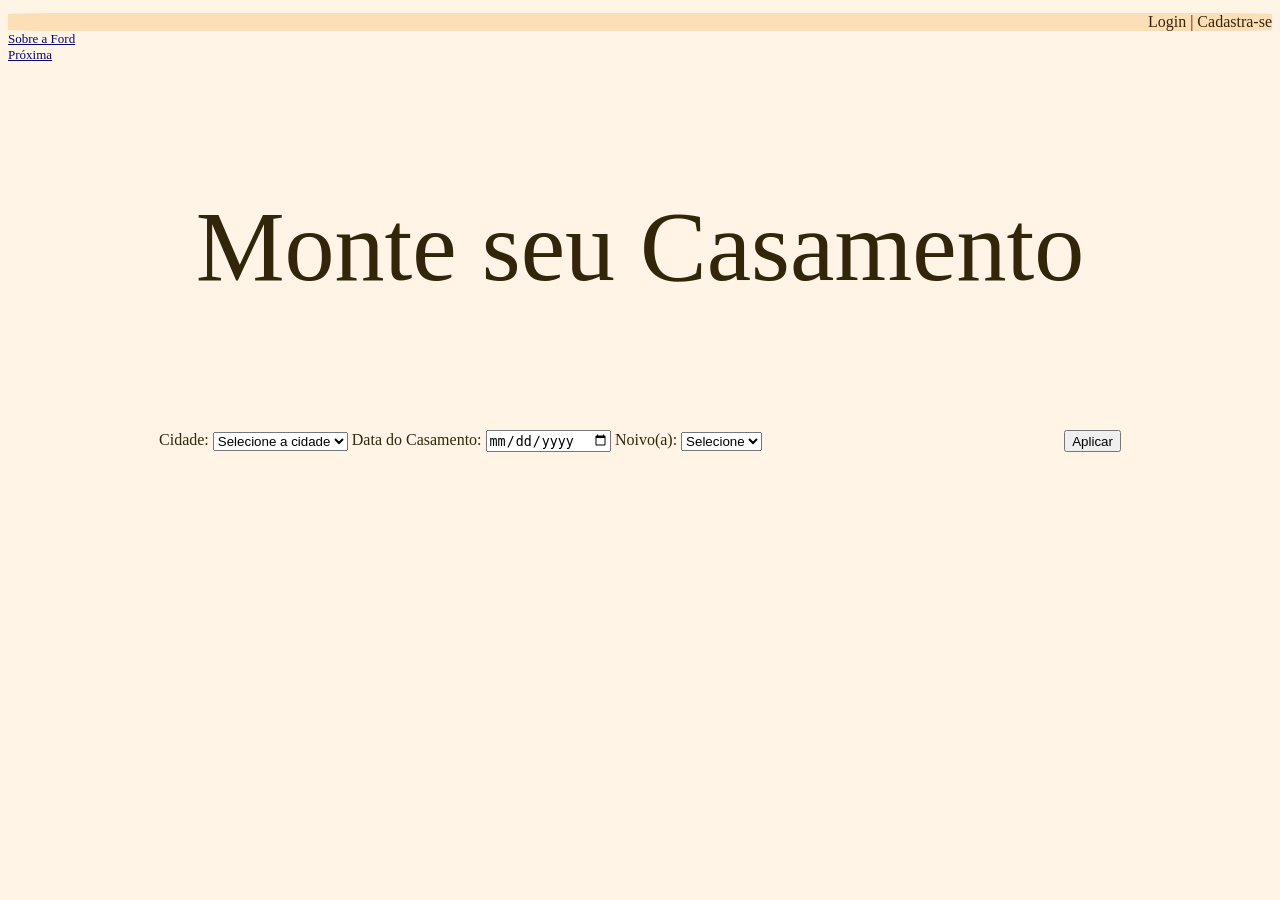
<file: index.html>
<!DOCTYPE html> <!-- primeiro comentário -->
<html lang="pt-br">

<head>
    <meta charset="UTF-8">
    <meta name="viewport" content="width=device-width, initial-scale=1.0">
    <link rel="stylesheet" href="styleHome.css">
    <title>Monte seu Casamento</title>
</head>

<body>
    <header>
        <a class="perfil">Login | Cadastra-se</a>
        <a class="link" href="sobre_ford.html" target="_blank">Sobre a Ford</a>
        <a class="link" href="index2.html" target="_blank">Próxima</a>

        <nav>
            <a id="logo1">Monte seu Casamento</a>
        </nav>

    </header>

    <main class="botoes">
        <section>
            <form action="url" method="POST" id="formCasamento">
                <label for="cidade">Cidade:</label>
                <select name="cidade" id="cidade" required>
                    <option value="">Selecione a cidade</option>
                    <option value="sao_paulo">São Paulo</option>
                    <option value="rio_de_janeiro">Rio de Janeiro</option>
                    <option value="belo_horizonte">Belo Horizonte</option>
                </select>
                <label for="data_casamento">Data do Casamento:</label>
                <input type="date" name="data_casamento" id="data_casamento" required>
                <label for="noivo_noiva">Noivo(a):</label>
                <select name="noivo_noiva" id="noivo_noiva" required>
                    <option value="">Selecione</option>
                    <option value="noivo">Noivo</option>
                    <option value="noiva">Noiva</option>
                </select>
            </form>
        </section>
        <div id="botao"></div>
        <button>Aplicar</button>
        </div>
    </main>
</body>

</html>
</file>
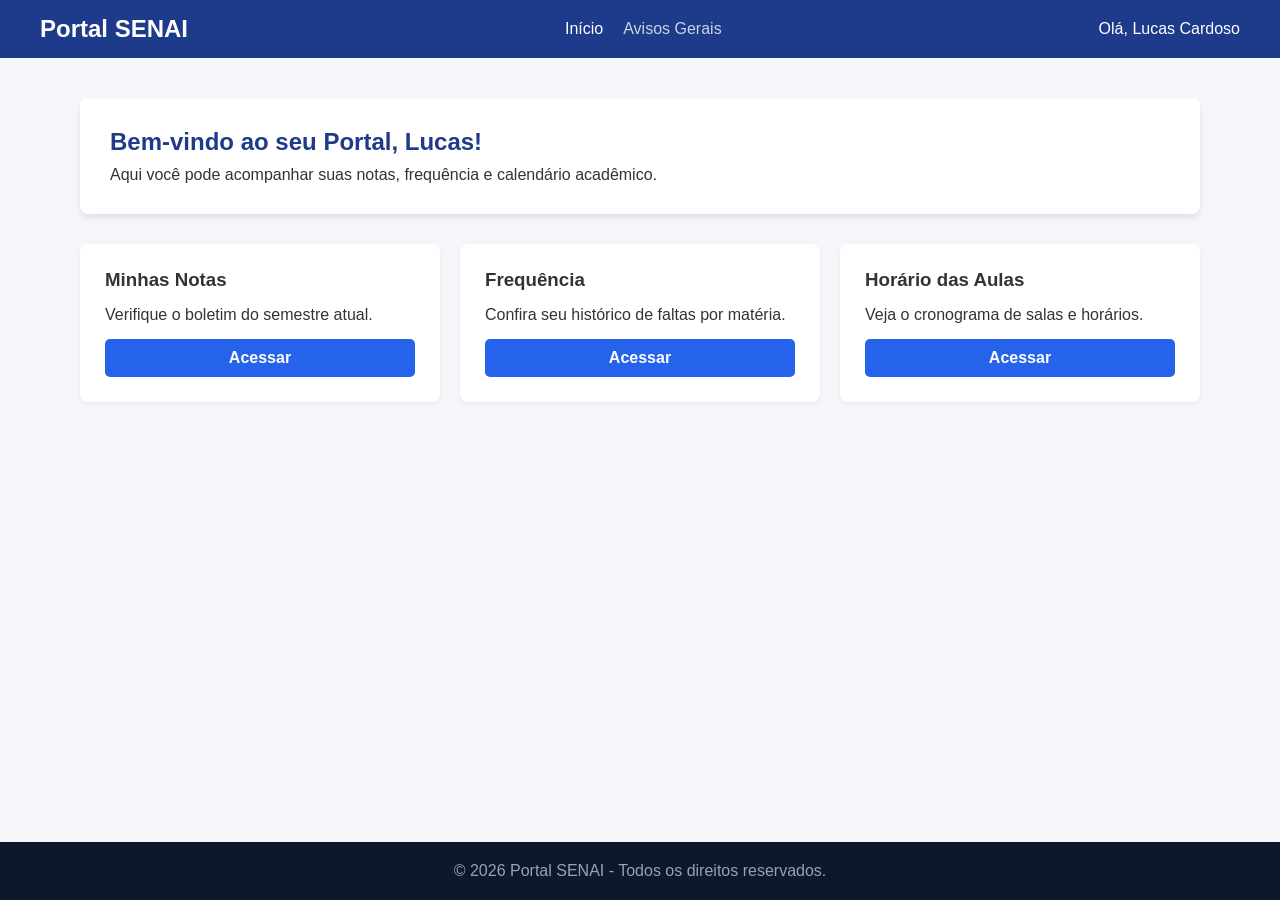
<file: Exemplo_professor/index.html>
<!DOCTYPE html> <!-- Declara o tipo do documento como HTML5 para que o navegador interprete as regras modernas corretamente -->
<html lang="pt-BR"> <!-- Elemento raiz que envolve todo o documento HTML. O atributo lang define o idioma principal como Português do Brasil -->
<head> <!-- Seção do cabeçalho técnico da página (contém metadados, títulos e links externos não visíveis diretamente no corpo) -->
    <meta charset="UTF-8"> <!-- Configura a codificação de caracteres para UTF-8, permitindo acentos e caracteres especiais da língua portuguesa -->
    <meta name="viewport" content="width=device-width, initial-scale=1.0"> <!-- Ajusta a escala da página para garantir responsividade em telas mobile e desktops -->
    <title>Portal do Aluno - Início</title> <!-- Define o título que será exibido na aba do navegador -->
    
    <!-- Vincula o arquivo de estilos compartilhado -->
    <link rel="stylesheet" href="style.css"> <!-- Importa o arquivo de estilos CSS externo (style.css) para aplicar os estilos visuais -->
</head>
<body> <!-- Contém todo o conteúdo visível da página que é exibido para o usuário final -->

    <!-- Topo da página / Cabeçalho -->
    <header class="navbar"> <!-- Elemento semântico de cabeçalho da página, estruturado com a classe CSS navbar -->
        <div class="logo">Portal SENAI</div> <!-- Bloco genérico em nível de bloco utilizado para exibir a marca/logotipo do portal -->
        
        <!-- Menu de Navegação -->
        <nav class="nav-links"> <!-- Elemento semântico de navegação que agrupa os links do menu principal -->
            <a href="index.html" class="active">Início</a> <!-- Link hipertexto para a página inicial; a classe 'active' destaca que esta é a página atual -->
            <a href="avisos.html">Avisos Gerais</a> <!-- Link hipertexto direcionando para a página de avisos gerais -->
        </nav>
        
        <div class="user-profile">Olá, Lucas Cardoso</div> <!-- Bloco informativo para exibir a saudação e o nome do usuário ativo no sistema -->
    </header>

    <!-- Conteúdo Principal -->
    <main class="container"> <!-- Elemento semântico para o conteúdo principal da página; a classe 'container' limita a largura centralizada -->
        
        <!-- Seção do cartão de boas-vindas -->
        <section class="welcome-card"> <!-- Seção semântica que agrupa visualmente o cartão de mensagem de boas-vindas -->
            <h1>Bem-vindo ao seu Portal, Lucas!</h1> <!-- Título principal e de maior relevância hierárquica (Nível 1) na página -->
            <p>Aqui você pode acompanhar suas notas, frequência e calendário acadêmico.</p> <!-- Parágrafo de texto descritivo -->
        </section>

        <!-- Grade de cards de acesso rápido -->
        <div class="dashboard-grid"> <!-- Contêiner em bloco que organiza os cartões em formato de grade flexível -->
            
            <!-- Card individual de atalho: Notas -->
            <div class="card"> <!-- Bloco representando o primeiro cartão de funcionalidade rápida -->
                <h3>Minhas Notas</h3> <!-- Título de nível 3 para identificar a seção do cartão -->
                <p>Verifique o boletim do semestre atual.</p> <!-- Parágrafo informativo da funcionalidade -->
                <a href="#" class="btn">Acessar</a> <!-- Link estilizado via CSS para ter aparência de botão de ação -->
            </div>
            
            <!-- Card individual de atalho: Frequência -->
            <div class="card"> <!-- Bloco representando o segundo cartão de funcionalidade rápida -->
                <h3>Frequência</h3> <!-- Título de nível 3 para o cartão de frequência -->
                <p>Confira seu histórico de faltas por matéria.</p> <!-- Descrição do recurso do cartão -->
                <a href="#" class="btn">Acessar</a> <!-- Botão/Link de atalho para acessar a frequência -->
            </div>
            
            <!-- Card individual de atalho: Horários -->
            <div class="card"> <!-- Bloco representando o terceiro cartão de funcionalidade rápida -->
                <h3>Horário das Aulas</h3> <!-- Título de nível 3 para o cartão de horários -->
                <p>Veja o cronograma de salas e horários.</p> <!-- Descrição do recurso exibido -->
                <a href="#" class="btn">Acessar</a> <!-- Botão/Link de atalho para acessar o cronograma -->
            </div>
            
        </div>
    </main>

    <!-- Rodapé da Página -->
    <footer class="footer"> <!-- Elemento semântico para o rodapé da página estilizado com a classe 'footer' -->
        <p>&copy; 2026 Portal SENAI - Todos os direitos reservados.</p> <!-- Parágrafo exibindo a indicação de direitos autorais e copyright -->
    </footer>

</body>
</html>
</file>
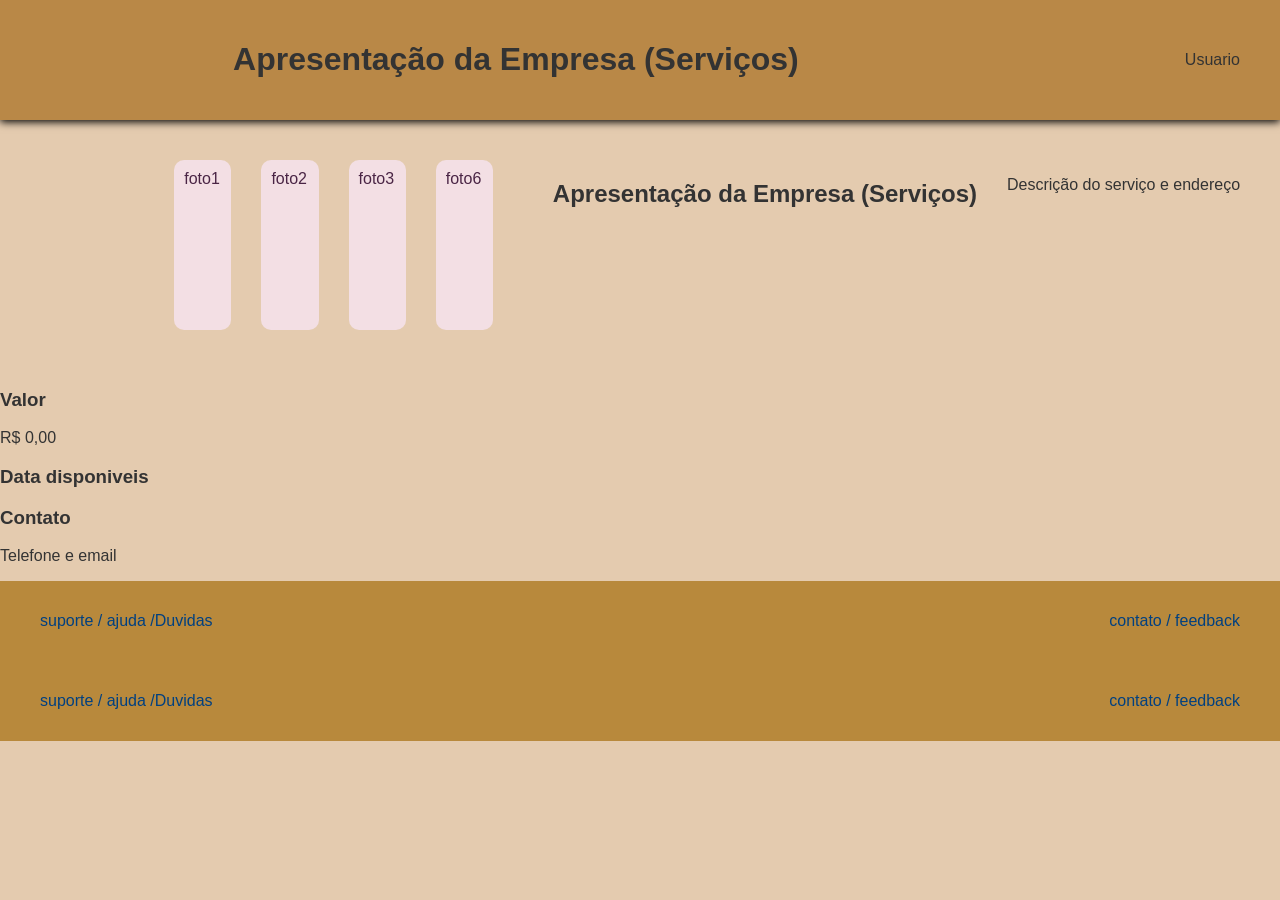
<file: INDEX4.HTML>
<!DOCTYPE html>
<html lang="en">

<head>
  <meta charset="UTF-8">
  <meta name="viewport" content="width=device-width, initial-scale=1.0">
  <title>Document</title>
  <link rel="stylesheet" href="style4.CSS">
</head>
<header>
  <div class="logo"></div>
  <h1>Apresentação da Empresa (Serviços)</h1>
  <div class="Usuario"></div>
  <p>Usuario</p>
  </div>
</header>

<div class="meio">
  <div class="esquerda"></div>
  <div class="fotos"></div>
  <div class="foto">foto1</div>
  <div class="foto">foto2</div>
  <div class="foto">foto3</div>
  <div class="foto">foto6</div>
  <div class="informaçoes"></div>
  <h2>Apresentação da Empresa (Serviços)</h2>
  <p>Descrição do serviço e endereço</p>
</div>
</div>
<div class="Direita"></div>
<h3>Valor</h3>
<p>R$ 0,00</p>
<h3>Data disponiveis</h3>
<h3>Contato</h3>
<p>Telefone e email</p>


<footer>
  <p>suporte / ajuda /Duvidas</p>
  <p>contato / feedback</p>
</footer>
</body>

</html>








<footer>
  <p>suporte / ajuda /Duvidas</p>
  <p>contato / feedback</p>
</footer>

</body>

</html>
</file>
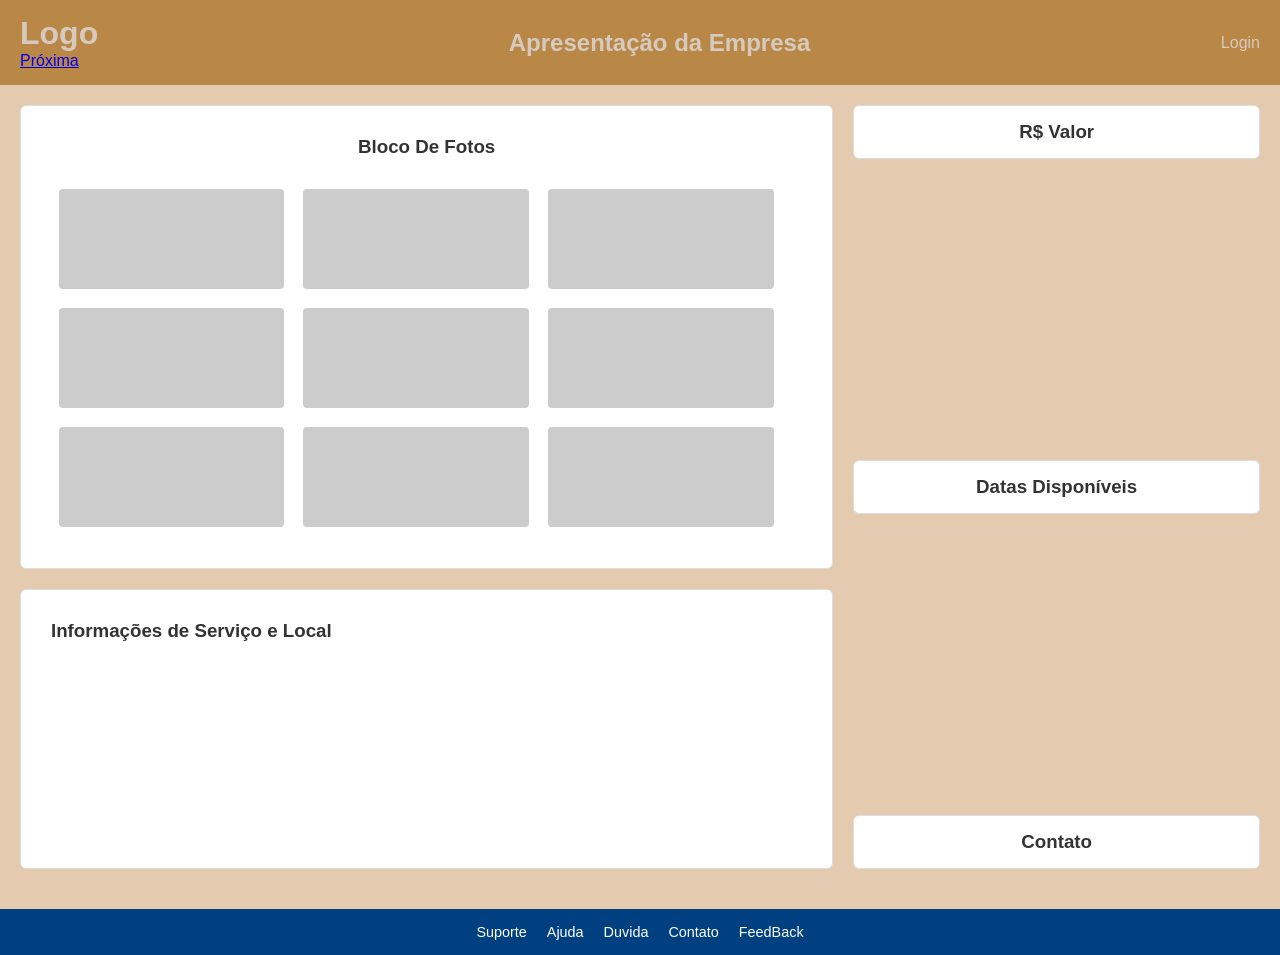
<file: page3.html>
<!DOCTYPE html>
<html lang="en">

<head>
    <meta charset="UTF-8">
    <meta name="viewport" content="width=device-width, initial-scale=1.0">
    <link rel="stylesheet" href="style.css">
    <title>Document</title>
</head>

<body>
    <header class="cabecalho__logoePerfil">
        <div class="logo" id="logo">
            <h1>Logo</h1>
            <a class="link" href="INDEX4.HTML" target="_blank">Próxima</a>
        </div>
        <div class="apresentacao__cabecalho">
            <section>
                <h2>Apresentação da Empresa</h2>
            </section>
        </div>
        <div class="login" id="login">
            <a href="#">Login</a>
        </div>

    </header>

    <main>
        <div class="bloco__central">
            <section class="bloco__de__fotos">
                <h3>Bloco De Fotos</h3>
                <div class="foto"></div>
                <div class="foto"></div>
                <div class="foto"></div>
                <div class="foto"></div>
                <div class="foto"></div>
                <div class="foto"></div>
                <div class="foto"></div>
                <div class="foto"></div>
                <div class="foto"></div>
            </section>

            <section class="informacoes__e__local">
                <h3>Informações de Serviço e Local</h3>
            </section>
        </div>

        <div class="bloco__lateral">
            <section class="valores__apresentacao">
                <h3>R$ Valor</h3>
            </section>

            <section class="datas__apresentacao">
                <h3>Datas Disponíveis</h3>
            </section>

            <section class="contato__apresentacao">
                <h3>Contato</h3>
            </section>
        </div>
    </main>

    <footer class="footer">
        <div class="rodape" id="rodape">
            <nav>
                <a class="suporte" id="suporte" href="#">Suporte</a>
                <a class="ajuda" id="ajuda" href="#">Ajuda</a>
                <a class="duvida" id="duvida" href="#">Duvida</a>
                <a class="contato" id="contato" href="#">Contato</a>
                <a class="feedback" id="feedback" href="#">FeedBack</a>
            </nav>
        </div>
    </footer>

</body>

</html>
</file>
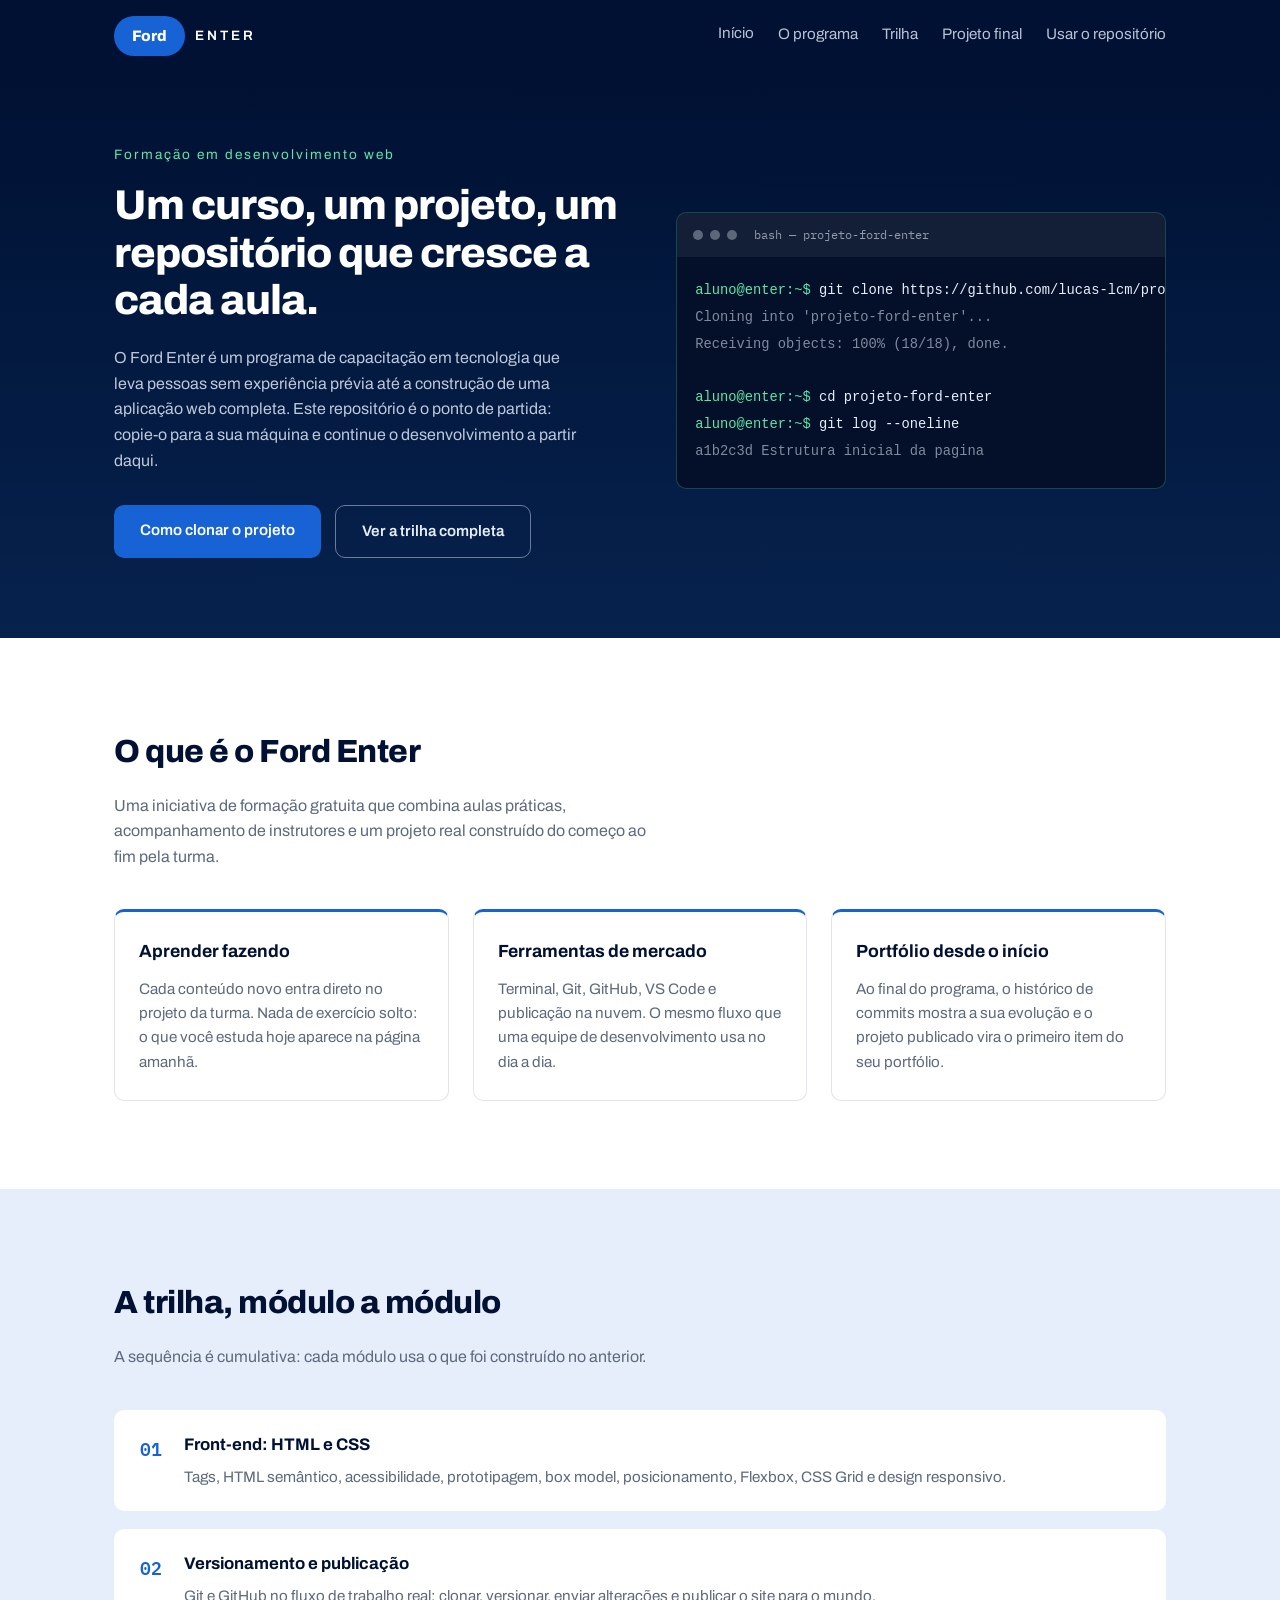
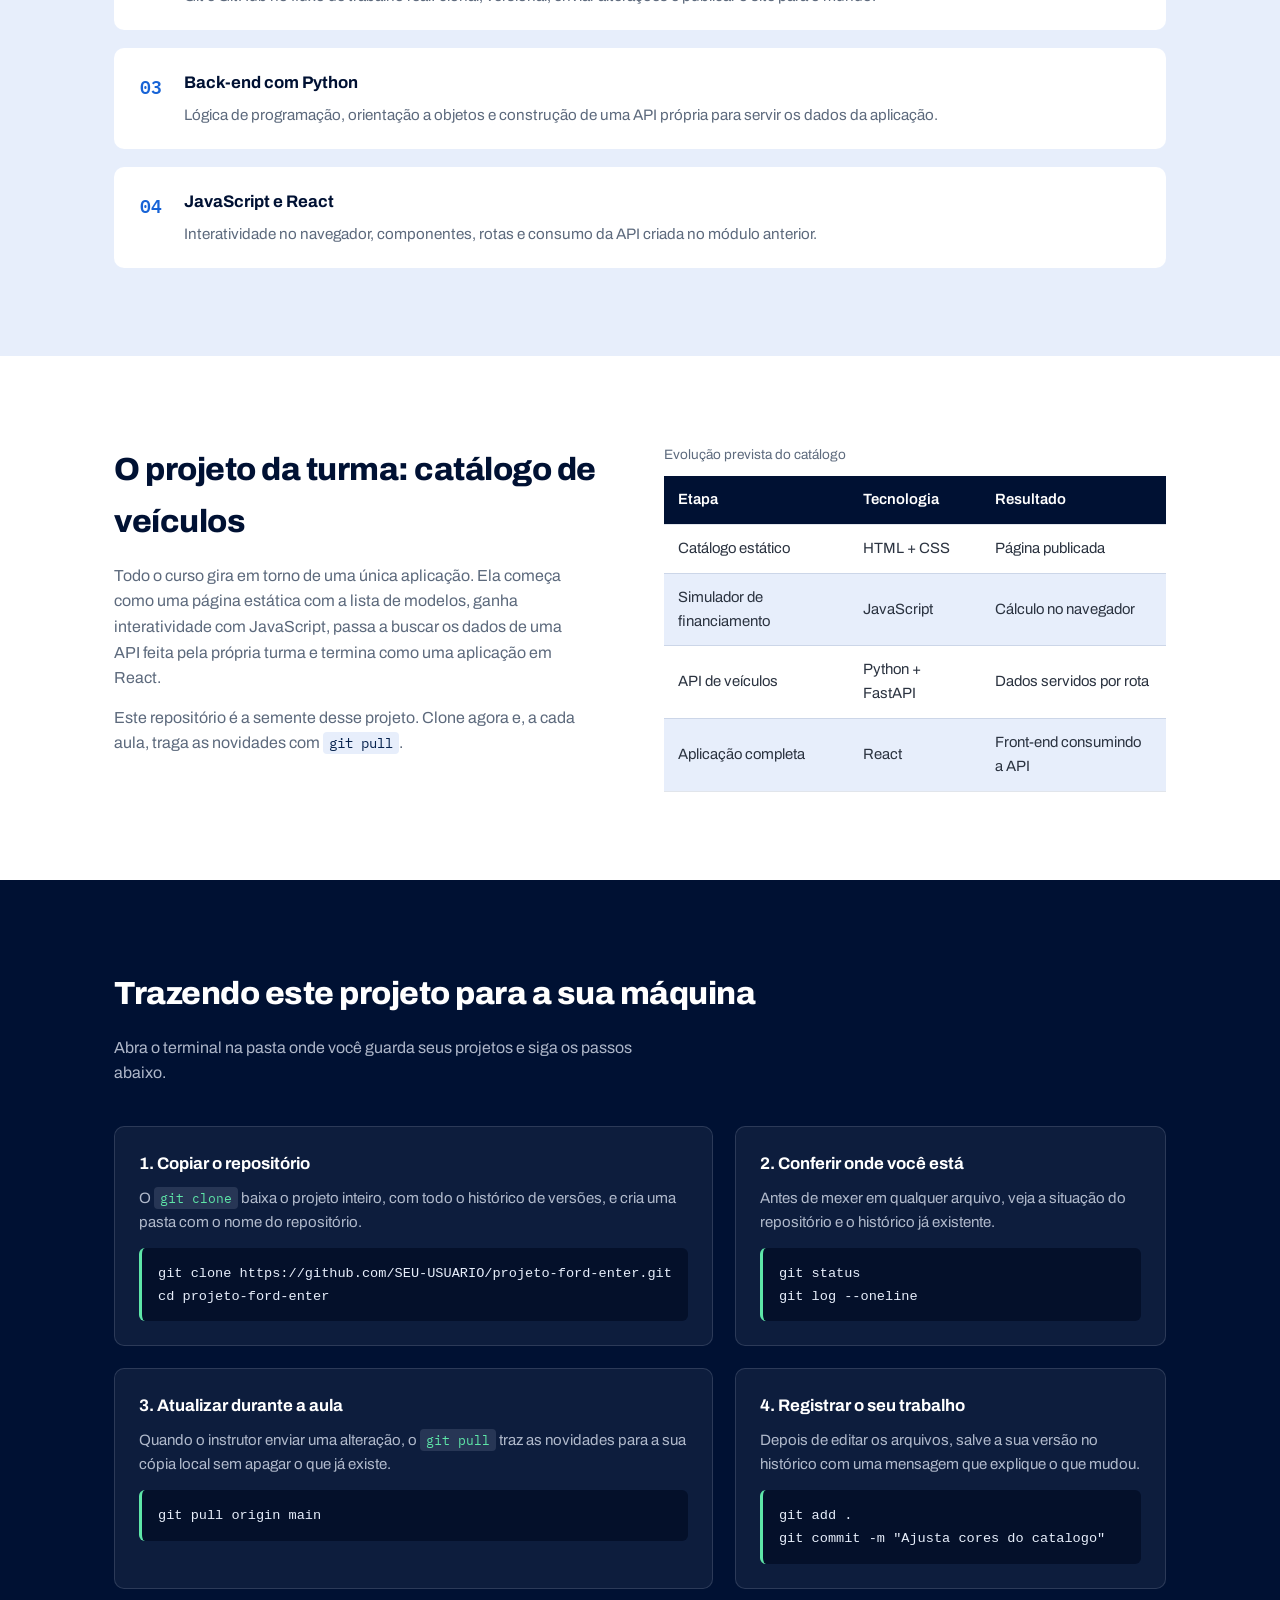
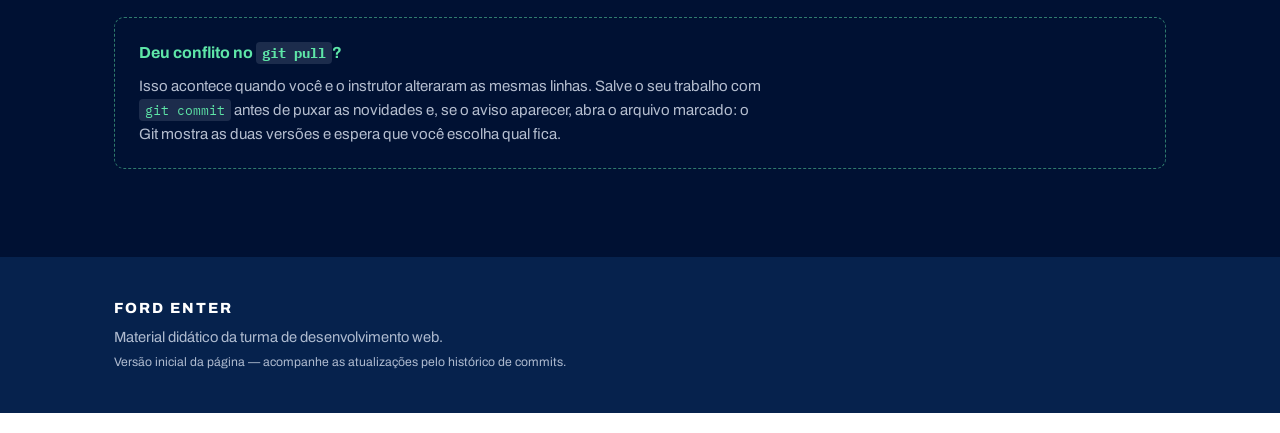
<file: sobre_ford.html>
<!DOCTYPE html>
<html lang="pt-BR">

<head>
  <!-- Metadados básicos: codificação e responsividade (Aula 13) -->
  <meta charset="UTF-8">
  <meta name="viewport" content="width=device-width, initial-scale=1.0">

  <!-- Metadados de SEO (Aula 03) -->
  <title>Projeto Ford Enter | Programa de formação em desenvolvimento web</title>
  <meta name="description"
    content="Página-base do projeto Ford Enter: o que é o programa, a trilha de aprendizagem e como clonar este repositório com Git.">
  <meta name="author" content="Turma Ford Enter">

  <!-- Fontes externas -->
  <link rel="preconnect" href="https://fonts.googleapis.com">
  <link rel="preconnect" href="https://fonts.gstatic.com" crossorigin>
  <link href="https://fonts.googleapis.com/css2?family=Archivo:wght@400;600;800&family=IBM+Plex+Mono:wght@400;600&display=swap"
    rel="stylesheet">

  <!-- Folha de estilos do projeto (CSS externo, Aula 07) -->
  <link rel="stylesheet" href="style_sobre_ford.css">
</head>

<body>

  <!-- ===== Cabeçalho e navegação ===== -->
  <header class="cabecalho">
    <div class="container cabecalho__conteudo">
      <a class="marca" href="sobre_ford.html">
        <span class="marca__oval">Ford</span>
        <span class="marca__texto">Enter</span>
      </a>

      <nav class="menu" aria-label="Navegação principal">
        <ul class="menu__lista">
          <a href="index.html"> Início</a>
          <li><a href="#programa">O programa</a></li>
          <li><a href="#trilha">Trilha</a></li>
          <li><a href="#projeto">Projeto final</a></li>
          <li><a href="#git">Usar o repositório</a></li>
        </ul>
      </nav>
    </div>
  </header>

  <main>

    <!-- ===== Destaque (hero) ===== -->
    <section class="hero">
      <div class="container hero__grade">

        <div class="hero__texto">
          <p class="hero__chamada">Formação em desenvolvimento web</p>
          <h1 class="hero__titulo">Um curso, um projeto, um repositório que cresce a cada aula.</h1>
          <p class="hero__descricao">
            O Ford Enter é um programa de capacitação em tecnologia que leva pessoas sem experiência prévia
            até a construção de uma aplicação web completa. Este repositório é o ponto de partida:
            copie-o para a sua máquina e continue o desenvolvimento a partir daqui.
          </p>

          <div class="hero__acoes">
            <a class="botao botao--principal" href="#git">Como clonar o projeto</a>
            <a class="botao botao--secundario" href="#trilha">Ver a trilha completa</a>
          </div>
        </div>

        <!-- Bloco que imita um terminal: o comando é o próprio "cartão de visitas" da aula -->
        <div class="terminal" aria-label="Exemplo de uso do terminal">
          <div class="terminal__barra">
            <span class="terminal__ponto"></span>
            <span class="terminal__ponto"></span>
            <span class="terminal__ponto"></span>
            <span class="terminal__nome">bash — projeto-ford-enter</span>
          </div>
          <pre class="terminal__corpo"><code><span class="prompt">aluno@enter:~$</span> git clone https://github.com/lucas-lcm/projeto-ford-enter.git
<span class="saida">Cloning into 'projeto-ford-enter'...</span>
<span class="saida">Receiving objects: 100% (18/18), done.</span>

<span class="prompt">aluno@enter:~$</span> cd projeto-ford-enter
<span class="prompt">aluno@enter:~$</span> git log --oneline
<span class="saida">a1b2c3d Estrutura inicial da pagina</span></code></pre>
        </div>

      </div>
    </section>

    <!-- ===== O programa ===== -->
    <section class="secao" id="programa">
      <div class="container">
        <h2 class="secao__titulo">O que é o Ford Enter</h2>
        <p class="secao__intro">
          Uma iniciativa de formação gratuita que combina aulas práticas, acompanhamento de instrutores
          e um projeto real construído do começo ao fim pela turma.
        </p>

        <ul class="cartoes">
          <li class="cartao">
            <h3 class="cartao__titulo">Aprender fazendo</h3>
            <p>Cada conteúdo novo entra direto no projeto da turma. Nada de exercício solto: o que
              você estuda hoje aparece na página amanhã.</p>
          </li>
          <li class="cartao">
            <h3 class="cartao__titulo">Ferramentas de mercado</h3>
            <p>Terminal, Git, GitHub, VS Code e publicação na nuvem. O mesmo fluxo que uma equipe de
              desenvolvimento usa no dia a dia.</p>
          </li>
          <li class="cartao">
            <h3 class="cartao__titulo">Portfólio desde o início</h3>
            <p>Ao final do programa, o histórico de commits mostra a sua evolução e o projeto publicado
              vira o primeiro item do seu portfólio.</p>
          </li>
        </ul>
      </div>
    </section>

    <!-- ===== Trilha de aprendizagem ===== -->
    <section class="secao secao--clara" id="trilha">
      <div class="container">
        <h2 class="secao__titulo">A trilha, módulo a módulo</h2>
        <p class="secao__intro">
          A sequência é cumulativa: cada módulo usa o que foi construído no anterior.
        </p>

        <ol class="trilha">
          <li class="trilha__etapa">
            <span class="trilha__numero">01</span>
            <div>
              <h3 class="trilha__titulo">Front-end: HTML e CSS</h3>
              <p>Tags, HTML semântico, acessibilidade, prototipagem, box model, posicionamento,
                Flexbox, CSS Grid e design responsivo.</p>
            </div>
          </li>
          <li class="trilha__etapa">
            <span class="trilha__numero">02</span>
            <div>
              <h3 class="trilha__titulo">Versionamento e publicação</h3>
              <p>Git e GitHub no fluxo de trabalho real: clonar, versionar, enviar alterações e
                publicar o site para o mundo.</p>
            </div>
          </li>
          <li class="trilha__etapa">
            <span class="trilha__numero">03</span>
            <div>
              <h3 class="trilha__titulo">Back-end com Python</h3>
              <p>Lógica de programação, orientação a objetos e construção de uma API própria para
                servir os dados da aplicação.</p>
            </div>
          </li>
          <li class="trilha__etapa">
            <span class="trilha__numero">04</span>
            <div>
              <h3 class="trilha__titulo">JavaScript e React</h3>
              <p>Interatividade no navegador, componentes, rotas e consumo da API criada no módulo
                anterior.</p>
            </div>
          </li>
        </ol>
      </div>
    </section>

    <!-- ===== Projeto final ===== -->
    <section class="secao" id="projeto">
      <div class="container projeto">
        <div class="projeto__texto">
          <h2 class="secao__titulo">O projeto da turma: catálogo de veículos</h2>
          <p>
            Todo o curso gira em torno de uma única aplicação. Ela começa como uma página estática
            com a lista de modelos, ganha interatividade com JavaScript, passa a buscar os dados de
            uma API feita pela própria turma e termina como uma aplicação em React.
          </p>
          <p>
            Este repositório é a semente desse projeto. Clone agora e, a cada aula, traga as
            novidades com <code class="codigo">git pull</code>.
          </p>
        </div>

        <table class="tabela">
          <caption>Evolução prevista do catálogo</caption>
          <thead>
            <tr>
              <th scope="col">Etapa</th>
              <th scope="col">Tecnologia</th>
              <th scope="col">Resultado</th>
            </tr>
          </thead>
          <tbody>
            <tr>
              <td>Catálogo estático</td>
              <td>HTML + CSS</td>
              <td>Página publicada</td>
            </tr>
            <tr>
              <td>Simulador de financiamento</td>
              <td>JavaScript</td>
              <td>Cálculo no navegador</td>
            </tr>
            <tr>
              <td>API de veículos</td>
              <td>Python + FastAPI</td>
              <td>Dados servidos por rota</td>
            </tr>
            <tr>
              <td>Aplicação completa</td>
              <td>React</td>
              <td>Front-end consumindo a API</td>
            </tr>
          </tbody>
        </table>
      </div>
    </section>

    <!-- ===== Instruções de Git ===== -->
    <section class="secao secao--escura" id="git">
      <div class="container">
        <h2 class="secao__titulo">Trazendo este projeto para a sua máquina</h2>
        <p class="secao__intro">
          Abra o terminal na pasta onde você guarda seus projetos e siga os passos abaixo.
        </p>

        <div class="passos">

          <article class="passo">
            <h3 class="passo__titulo">1. Copiar o repositório</h3>
            <p>O <code class="codigo">git clone</code> baixa o projeto inteiro, com todo o histórico de
              versões, e cria uma pasta com o nome do repositório.</p>
            <pre class="bloco-codigo"><code>git clone https://github.com/SEU-USUARIO/projeto-ford-enter.git
cd projeto-ford-enter</code></pre>
          </article>

          <article class="passo">
            <h3 class="passo__titulo">2. Conferir onde você está</h3>
            <p>Antes de mexer em qualquer arquivo, veja a situação do repositório e o histórico já
              existente.</p>
            <pre class="bloco-codigo"><code>git status
git log --oneline</code></pre>
          </article>

          <article class="passo">
            <h3 class="passo__titulo">3. Atualizar durante a aula</h3>
            <p>Quando o instrutor enviar uma alteração, o <code class="codigo">git pull</code> traz as
              novidades para a sua cópia local sem apagar o que já existe.</p>
            <pre class="bloco-codigo"><code>git pull origin main</code></pre>
          </article>

          <article class="passo">
            <h3 class="passo__titulo">4. Registrar o seu trabalho</h3>
            <p>Depois de editar os arquivos, salve a sua versão no histórico com uma mensagem que
              explique o que mudou.</p>
            <pre class="bloco-codigo"><code>git add .
git commit -m "Ajusta cores do catalogo"</code></pre>
          </article>

        </div>

        <aside class="aviso">
          <h3 class="aviso__titulo">Deu conflito no <code class="codigo">git pull</code>?</h3>
          <p>
            Isso acontece quando você e o instrutor alteraram as mesmas linhas. Salve o seu trabalho
            com <code class="codigo">git commit</code> antes de puxar as novidades e, se o aviso
            aparecer, abra o arquivo marcado: o Git mostra as duas versões e espera que você escolha
            qual fica.
          </p>
        </aside>
      </div>
    </section>

  </main>

  <!-- ===== Rodapé ===== -->
  <footer class="rodape">
    <div class="container rodape__conteudo">
      <p class="rodape__marca">Ford Enter</p>
      <p>Material didático da turma de desenvolvimento web.</p>
      <p><small>Versão inicial da página — acompanhe as atualizações pelo histórico de commits.</small></p>
    </div>
  </footer>

</body>

</html>
</file>
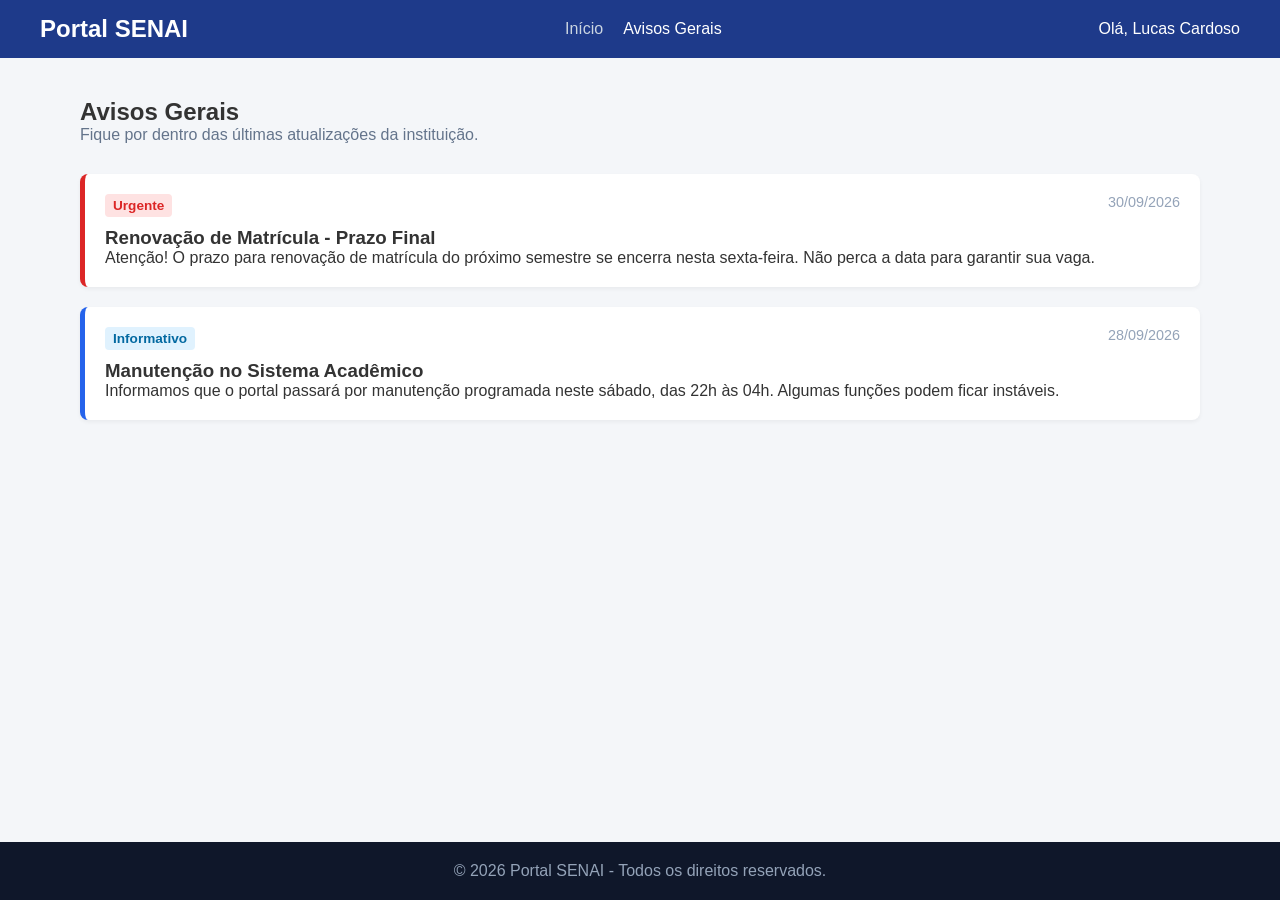
<file: Exemplo_professor/avisos.html>
<!DOCTYPE html> <!-- Informa ao navegador que o documento deve ser renderizado no padrão HTML5 -->
<html lang="pt-BR"> <!-- Define a linguagem base da estrutura do documento como português do Brasil -->
<head> <!-- Seção com os metadados e arquivos de configuração que não aparecem na tela diretamente -->
    <meta charset="UTF-8"> <!-- Define o padrão de codificação de caracteres UTF-8 -->
    <meta name="viewport" content="width=device-width, initial-scale=1.0"> <!-- Ajusta a visualização para dispositivos móveis e telas responsivas -->
    <title>Portal do Aluno - Avisos Gerais</title> <!-- Define o título exibido na aba do navegador para a página de avisos -->
    <link rel="stylesheet" href="style.css"> <!-- Importa a folha de estilo CSS compartilhada -->
</head>
<body> <!-- Contêiner de todos os elementos visíveis na página de avisos -->

    <!-- Cabeçalho idêntico para manter a consistência do portal -->
    <header class="navbar"> <!-- Seção semântica de topo da página contendo o menu e perfil -->
        <div class="logo">Portal SENAI</div> <!-- Exibição do nome da marca/sistema -->
        
        <nav class="nav-links"> <!-- Menu semântico com os hiperlinks de navegação do portal -->
            <a href="index.html">Início</a> <!-- Link para retornar à página inicial -->
            <!-- A classe active muda de lugar para indicar a página atual -->
            <a href="avisos.html" class="active">Avisos Gerais</a> <!-- Link para a página de avisos marcada com a classe active -->
        </nav>
        
        <div class="user-profile">Olá, Lucas Cardoso</div> <!-- Identificação do usuário logado -->
    </header>

    <!-- Conteúdo de Avisos -->
    <main class="container"> <!-- Área central contentora do conteúdo específico de avisos -->
        <h2>Avisos Gerais</h2> <!-- Título de nível 2 indicando a seção atual de avisos -->
        <p class="subtitle">Fique por dentro das últimas atualizações da instituição.</p> <!-- Parágrafo usado como subtítulo com estilo suavizado -->

        <!-- Lista de avisos empilhada verticalmente -->
        <div class="avisos-list"> <!-- Bloco contêiner para organizar todos os itens de aviso em pilha -->
            
            <!-- Aviso individual: Urgente -->
            <div class="aviso-item urgente"> <!-- Cartão de aviso contendo a classe adicional 'urgente' para a borda vermelha -->
                <div class="aviso-header"> <!-- Cabeçalho do cartão de aviso para alinhar a categoria e a data -->
                    <span class="tag">Urgente</span> <!-- Elemento inline estilizado como etiqueta de destaque para indicar urgência -->
                    <span class="data">30/09/2026</span> <!-- Elemento inline utilizado para formatar e destacar a data do aviso -->
                </div>
                <h3>Renovação de Matrícula - Prazo Final</h3> <!-- Título de nível 3 para o assunto do aviso urgente -->
                <p>Atenção! O prazo para renovação de matrícula do próximo semestre se encerra nesta sexta-feira. Não perca a data para garantir sua vaga.</p> <!-- Descrição detalhada do aviso urgente -->
            </div>

            <!-- Aviso individual: Informativo -->
            <div class="aviso-item"> <!-- Cartão de aviso padrão contendo a borda padrão em azul -->
                <div class="aviso-header"> <!-- Cabeçalho para alinhamento da etiqueta informativa e da data -->
                    <span class="tag info">Informativo</span> <!-- Etiqueta com classe adicional 'info' para mudar a cor para tons de azul -->
                    <span class="data">28/09/2026</span> <!-- Exibição da data da notícia informativa -->
                </div>
                <h3>Manutenção no Sistema Acadêmico</h3> <!-- Título de nível 3 descrevendo o assunto do aviso informativo -->
                <p>Informamos que o portal passará por manutenção programada neste sábado, das 22h às 04h. Algumas funções podem ficar instáveis.</p> <!-- Descrição detalhada sobre o período de manutenção -->
            </div>
            
        </div>
    </main>

    <!-- Rodapé -->
    <footer class="footer"> <!-- Seção semântica do rodapé da página -->
        <p>&copy; 2026 Portal SENAI - Todos os direitos reservados.</p> <!-- Mensagem de copyright do portal -->
    </footer>

</body>
</html>
</file>
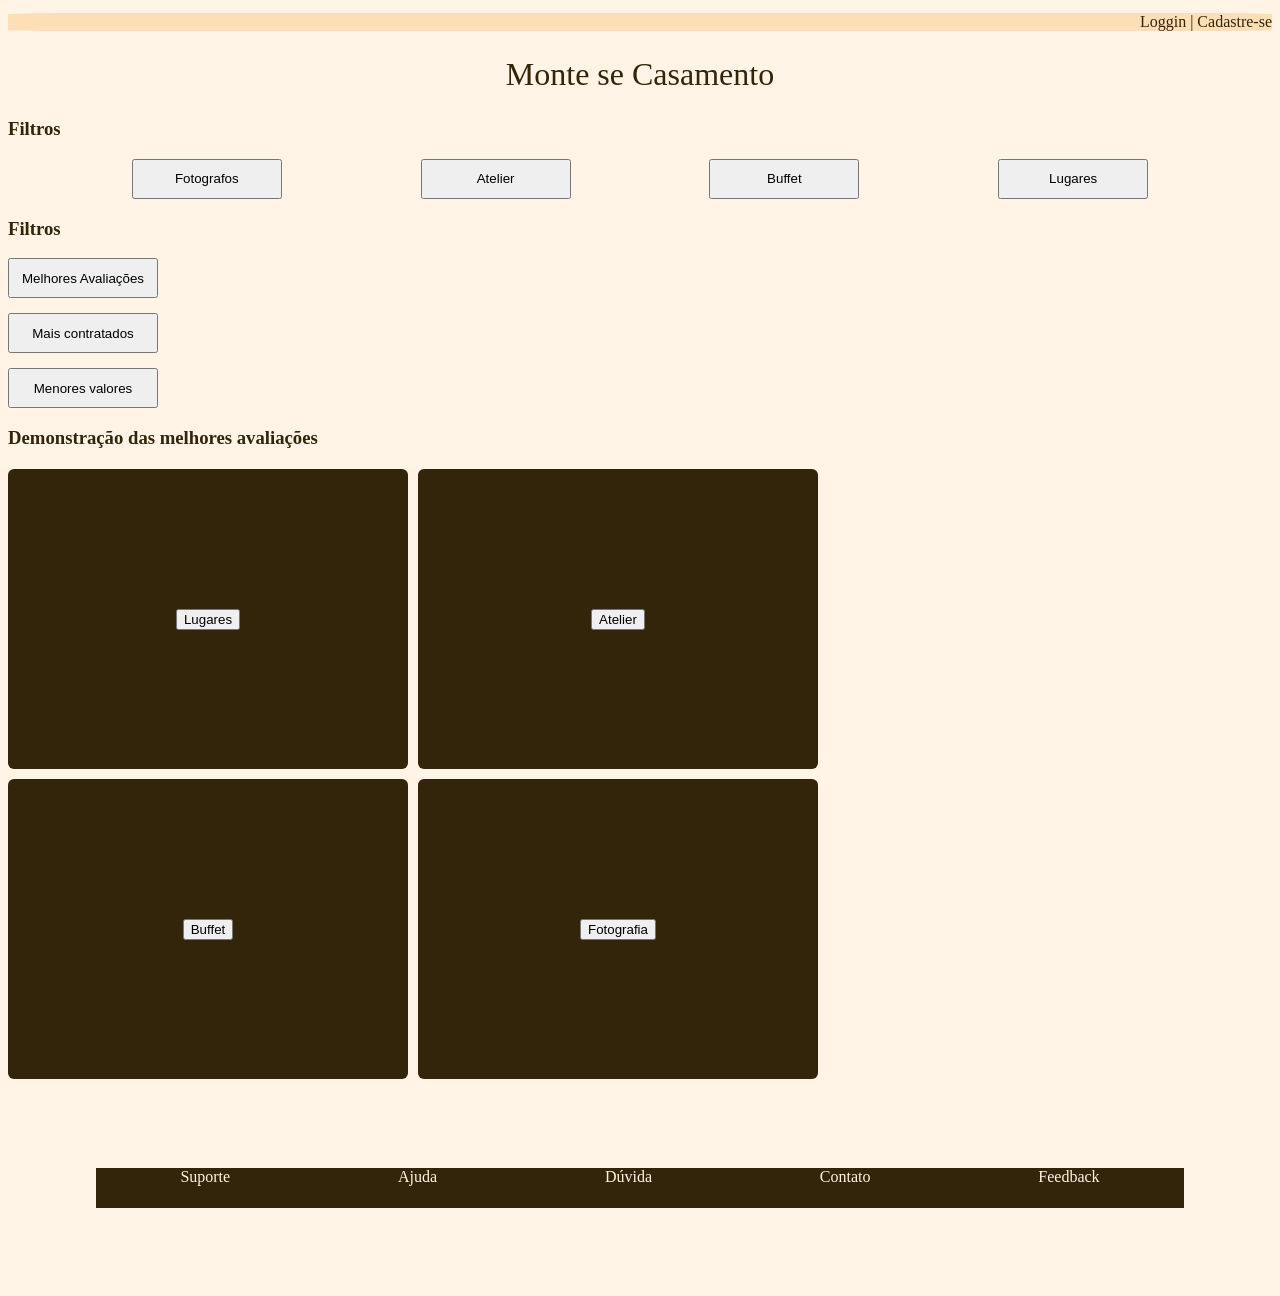
<file: Front-end/index2.html>
<!DOCTYPE html>
<html lang="en">
<head>
    <meta charset="UTF-8">
    <meta name="viewport" content="width=device-width, initial-scale=1.0">
    <link rel="stylesheet" href="style2.css">
    <title>Monte seu Casamento</title>
</head>
<body>
     <header>
        <a class="perfil">Loggin | Cadastre-se</a>

        <nav>
            <a id="logo">Monte se Casamento</a>
        </nav>
    </header>

<section id="div2">
    <div>
        <h3>Filtros</h3>
    </div>
    <ul>
        <li><button>Lugares</button></li>
        <li><button>Buffet</button></li>
        <li><button>Atelier</button></li>
        <li><button>Fotografos</button></li>
    </ul>
</section>

<section id="div1">
    <div>
        <h3>Filtros</h3>
    </div>
    <ul>
        <li><button>Melhores Avaliações</button></li>
        <li><button>Mais contratados</button></li>
        <li><button>Menores valores</button></li>
    </ul>
</section>
    </div>

<section id="div3">
    <div>
        <h3>Demonstração das melhores avaliações</h3>
        <ul>
            <li><button>Lugares</button></li>
            <li><button>Atelier</button></li>
            <li><button>Buffet</button></li>
            <li><button>Fotografia</button></li>
        </ul>
    </div>
</section>
    <footer id="rodape">
        <li>Suporte</li>
        <li>Ajuda</li>
        <li>Dúvida</li>
        <li>Contato</li>
        <li>Feedback</li>
    </footer>
</body>
</html>
</file>
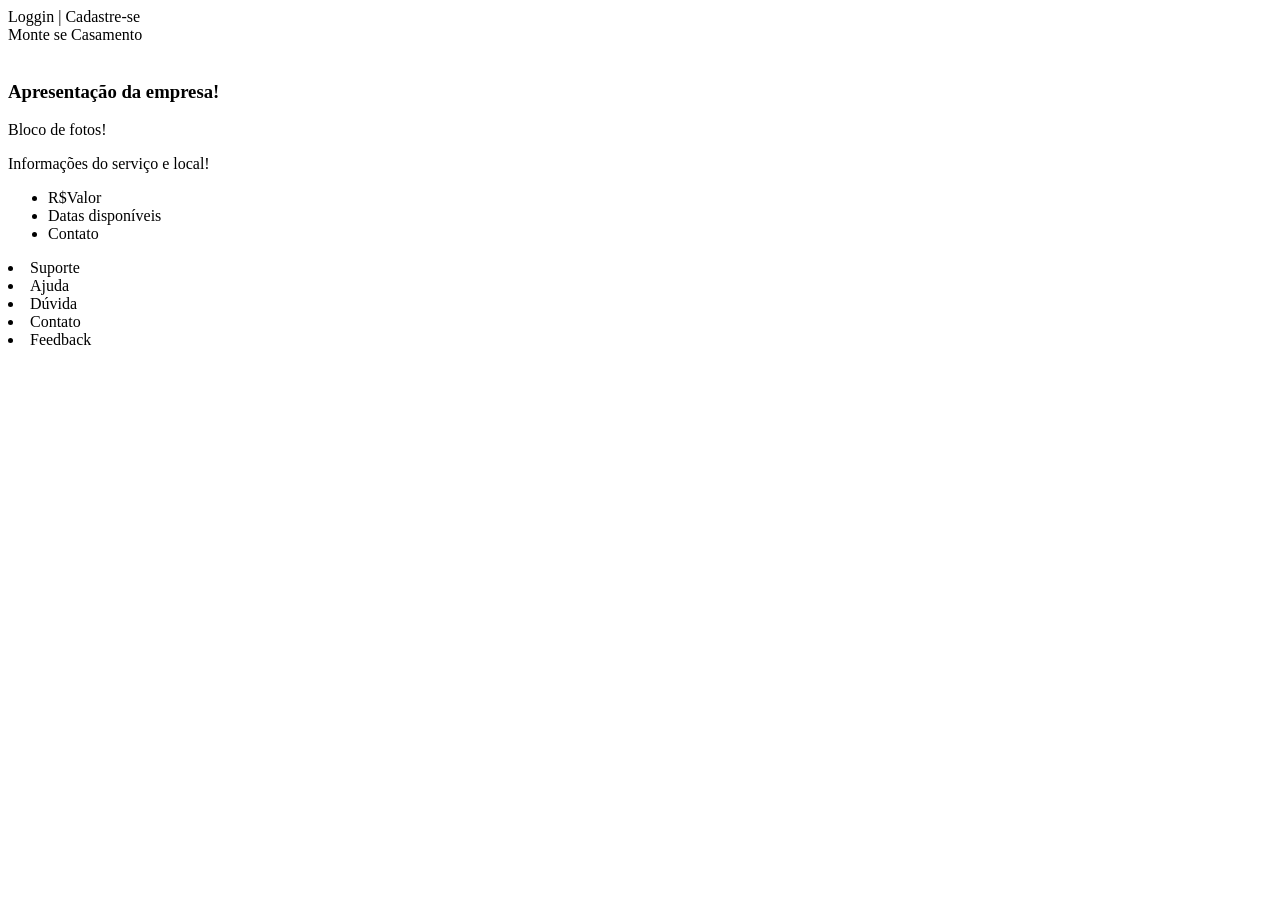
<file: Front-end/index3.html>
<!DOCTYPE html>
<html lang="en">
<head>
    <meta charset="UTF-8">
    <meta name="viewport" content="width=device-width, initial-scale=1.0">
    <title>Monte seu Casamento</title>
    <link ref="styles" href="style3.css">
</head>
<body>
    <header class="cabecalho__logoePerfil">
        <a class="perfil" id="perfil__splash" >Loggin | Cadastre-se</a>

        <nav class="menu">
            <a class="logo" id="logo">Monte se Casamento</a>
        </nav>
        <br>
        <h3>Apresentação da empresa!</h3>
        <div>
            <aside>Bloco de fotos!</aside>
            <p>Informações do serviço e local!</p>
        </div>
      
        <div>
            <ul id="name" >
                <li>R$Valor</li>
                <li>Datas disponíveis</li>
                <li>Contato</li>
            </ul>
        </div>
          <div>
            <footer>
                <li>Suporte</li>
                <li>Ajuda</li>
                <li>Dúvida</li>
                <li>Contato</li>
                <li>Feedback</li>
            </footer>
        </div>
</body>
</html>
</file>
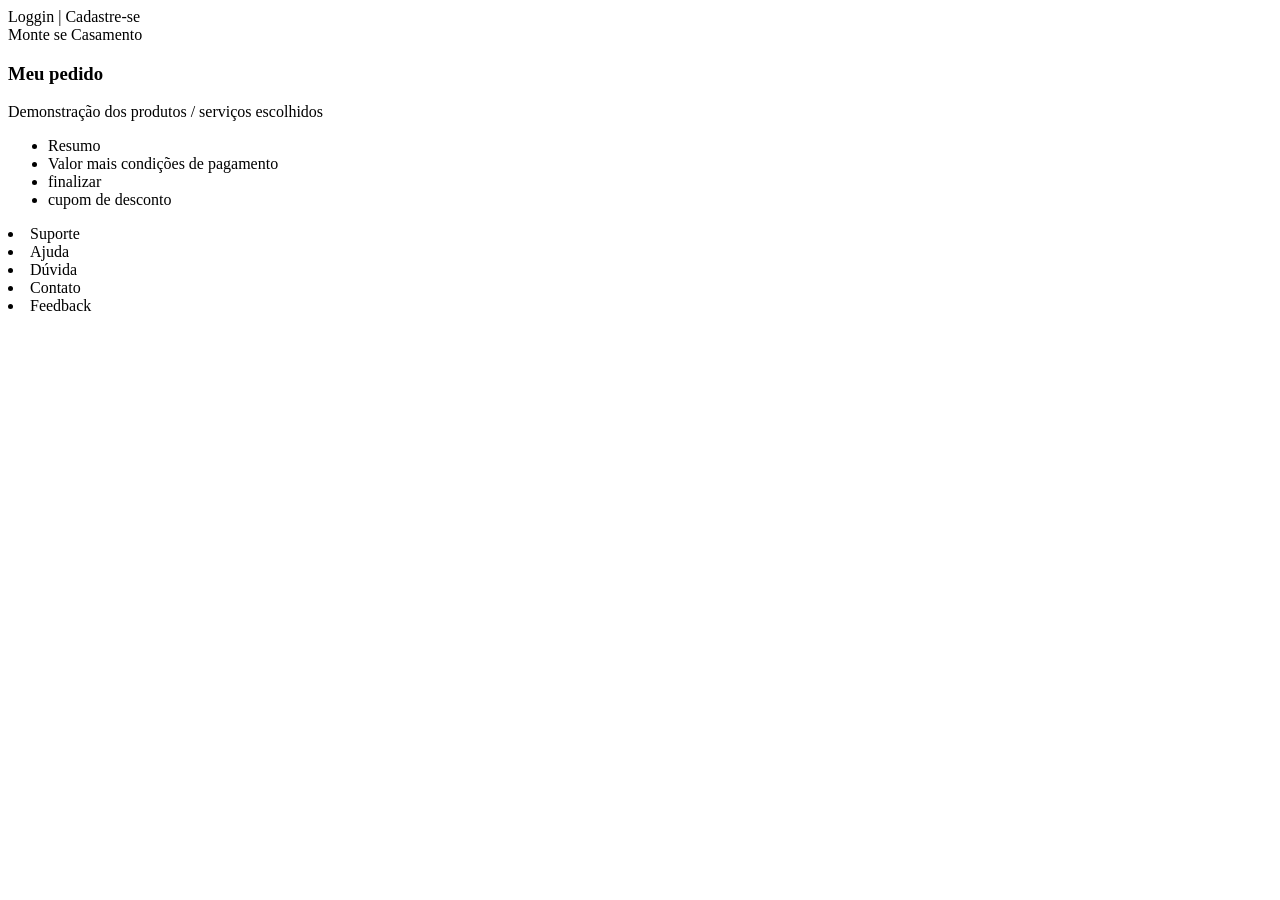
<file: Front-end/index4.html>
<!DOCTYPE html>
<html lang="en">
<head>
    <meta charset="UTF-8">
    <meta name="viewport" content="width=device-width, initial-scale=1.0">
    <title>Monte seu casamento</title>
</head>
<body>
     <header class="cabecalho__logoePerfil">
        <a class="perfil" id="perfil__splash" >Loggin | Cadastre-se</a>

        <nav class="menu">
            <a class="logo" id="logo">Monte se Casamento</a>
        </nav>
        <h3>Meu pedido</h3>
        <aside>
            Demonstração dos produtos / serviços escolhidos
        </aside>
        <div>
            <ul>
                <li>Resumo</li>
                <li>Valor mais condições de pagamento</li>
                <li>finalizar</li>
                <li>cupom de desconto</li>
            </ul>
        </div>
         <div>
            <footer>
                <li>Suporte</li>
                <li>Ajuda</li>
                <li>Dúvida</li>
                <li>Contato</li>
                <li>Feedback</li>
            </footer>
        </div>
    
</body>
</html>
</file>
<file: styleHome.css>
* {
    margin: 10;
    padding: 10;
}

body {
    background-color: rgb(255, 244, 230);
    color: rgb(50, 37, 10);
    background-image: url("https://revista.icasei.com.br/wp-content/uploads/2025/07/buque-de-noiva2.jpg");
    background-position: center;
    background-repeat: no-repeat;
    background-size: cover;
}

.perfil {
    display: flex;
    border-radius: 6%;
    background-color: rgb(253, 223, 183);
    justify-content: end;
    margin-top: 1%;
}

.botoes {
    display: flex;
    border-radius: 6;
    justify-content: space-evenly;
}

#logo1 {
    display: flex;
    font: "bold script";
    font-size: 100px;
    color: rgb(50, 37, 10);
    justify-content: center;
    margin: 10%;
}

.link {
    display: flex;
    flex-direction: column-reverse;
    color: rgb(6, 6, 106);
    font-size: small;
}

#botao button {
    padding: 6px 14px;
    border: solid 1px;
    border-radius: 5px;
    cursor: pointer;
    display: flex;
    justify-content: center;
}
</file>
<file: Exemplo_professor/style.css>
/* ==================== CONFIGURAÇÕES GERAIS ==================== */
/* Seletor Universal (*): Seleciona todos os elementos do HTML da aplicação */
* {
    margin: 0;             /* Zera a margem externa padrão dada pelos navegadores a diversos elementos */
    padding: 0;            /* Zera o preenchimento/espaçamento interno padrão de todos os elementos */
    box-sizing: border-box; /* Faz com que padding e bordas sejam incluídos na largura e altura totais do elemento */
}

/* Regras aplicadas ao corpo (body) da página */
body {
    font-family: 'Segoe UI', Tahoma, Geneva, Verdana, sans-serif; /* Define a lista de fontes padrão com alternativas de reserva */
    background-color: #f4f6f9;                                    /* Cor de fundo cinza bem claro para toda a tela */
    color: #333;                                                  /* Cor do texto principal (cinza escuro) para dar um bom contraste */
    /* Configura o body para empilhar Header, Main e Footer perfeitamente */
    display: flex;                                                /* Transforma o elemento body em um contêiner flexível */
    flex-direction: column;                                       /* Empilha os elementos filhos (header, main e footer) em sentido vertical */
    min-height: 100vh;                                            /* Garante que o corpo ocupe no mínimo 100% da altura visível da tela */
}

/* ==================== BARRA DE NAVEGAÇÃO (FLEXBOX) ==================== */
/* Classe do cabeçalho superior */
.navbar {
    display: flex;                  /* Define a barra como contêiner flexível na horizontal */
    justify-content: space-between; /* Distribui os 3 blocos (logo, menu, perfil) com espaço igual entre eles */
    align-items: center;            /* Centraliza todos os itens do cabeçalho verticalmente */
    background-color: #1e3a8a;       /* Cor de fundo em tom azul escuro institucional */
    padding: 15px 40px;             /* Preenchimento interno (15px acima/abaixo e 40px nas laterais) */
    color: white;                   /* Define a cor padrão do texto dentro da navbar como branca */
}

/* Classe de formatação do Logotipo */
.logo {
    font-size: 1.5rem;              /* Define o tamanho da fonte proporcional (1.5x o tamanho padrão) */
    font-weight: bold;              /* Aplica o estilo em negrito ao texto do logo */
}

/* Contêiner dos links da navegação no menu */
.nav-links {
    display: flex;                  /* Organiza os hiperlinks em formato de linha horizontal */
    gap: 20px;                      /* Espaçamento interno de 20px entre os links do menu */
}

/* Formatação dos links dentro da barra de navegação */
.nav-links a {
    color: #cbd5e1;                 /* Cor inicial dos links em um tom azul-acinzentado claro */
    text-decoration: none;          /* Remove a linha sublinhada padrão dos links do navegador */
    font-weight: 500;               /* Define a espessura média da fonte */
    transition: color 0.3s;         /* Define a animação suave de 0.3 segundos ao mudar de cor no passar do mouse */
}

/* Regra encadeada para estados de sobreposição do mouse (:hover) e link ativo (.active) */
.nav-links a:hover, .nav-links a.active {
    color: white;                   /* Destaca o link ativo ou com o mouse por cima mudando a cor do texto para branco */
}

/* ==================== CONTAINER PRINCIPAL ==================== */
/* Classe que envolve e limita o conteúdo principal de cada página */
.container {
    flex: 1;                        /* Faz o conteúdo principal esticar e ocupar todo o espaço restante, empurrando o rodapé para o fim */
    padding: 40px;                  /* Adiciona 40px de preenchimento interno em todas as bordas */
    max-width: 1200px;              /* Limita a largura máxima da área de conteúdo em telas grandes */
    width: 100%;                    /* Garante que o contêiner ocupe 100% da largura disponível até o limite do max-width */
    margin: 0 auto;                 /* Centraliza a estrutura da página horizontalmente na tela */
}

/* Classe para elementos de subtítulo */
.subtitle {
    color: #64748b;                 /* Cor de texto em tom cinza azulado suave */
    margin-bottom: 30px;            /* Adiciona um espaçamento de 30px abaixo do subtítulo */
}

/* ==================== PÁGINA INICIAL: CARDS E GRID (FLEXBOX) ==================== */
/* Cartão superior de boas-vindas na página inicial */
.welcome-card {
    background-color: white;                   /* Fundo branco para destacar do fundo da página */
    padding: 30px;                             /* Espaçamento interno de 30px */
    border-radius: 8px;                        /* Arredonda os quatro cantos do cartão em 8px */
    box-shadow: 0 4px 6px -1px rgba(0,0,0,0.1);/* Cria uma sombra suave abaixo do cartão dando a sensação de elevação */
    margin-bottom: 30px;                       /* Espaçamento de 30px na parte inferior para afastar do grid */
}

/* Título dentro do cartão de boas-vindas */
.welcome-card h1 {
    color: #1e3a8a;                 /* Define a cor azul escuro para o título principal do cartão */
    margin-bottom: 10px;            /* Afasta o título em 10px do parágrafo explicativo que vem abaixo */
}

/* Grid de controle dos blocos de acesso rápido */
.dashboard-grid {
    display: flex;                  /* Aplica o layout flexível para dispor os cartões lado a lado */
    gap: 20px;                      /* Adiciona um espaço fixo de 20px entre os cartões */
    flex-wrap: wrap;                /* Se a tela quebrar/diminuir, os cards vão para a linha de baixo automaticamente */
}

/* Estilo individual de cada cartão da página inicial */
.card {
    background-color: white;        /* Fundo branco para cada cartão */
    flex: 1;                        /* Distribui o tamanho igualmente entre os cards para preencherem a linha */
    min-width: 250px;               /* Impede que o card esmague muito em telas pequenas, forçando a quebra de linha */
    padding: 25px;                  /* Preenchimento interno de 25px dentro do cartão */
    border-radius: 8px;             /* Cantos arredondados de 8px */
    box-shadow: 0 2px 4px rgba(0,0,0,0.05); /* Aplica uma sombra leve nas bordas */
    display: flex;                  /* Transforma o cartão em um contêiner flexível interno */
    flex-direction: column;         /* Alinha os textos e o botão de forma interna usando Flexbox em sentido vertical */
    justify-content: space-between; /* Empurra o botão "Acessar" sempre para a base do card mantendo espaço proporcional */
    gap: 15px;                      /* Distância de 15px entre os elementos internos do cartão */
}

/* Botões de ação dos cartões */
.btn {
    background-color: #2563eb;       /* Fundo em cor azul vibrante */
    color: white;                   /* Cor do texto em branco */
    text-align: center;             /* Centraliza o texto do botão horizontalmente */
    padding: 10px;                  /* Preenchimento de 10px em volta do texto do botão */
    text-decoration: none;          /* Remove a linha sublinhada padrão dos links */
    border-radius: 5px;             /* Cantos suavemente arredondados em 5px */
    font-weight: bold;              /* Texto do botão em negrito */
    transition: background 0.3s;    /* Transição suave de 0.3s para a mudança de cor do fundo no efeito hover */
}

/* Efeito ao passar o cursor do mouse no botão */
.btn:hover {
    background-color: #1d4ed8;       /* Escurece ligeiramente o azul do fundo quando o usuário passa o mouse */
}

/* ==================== PÁGINA DE AVISOS ==================== */
/* Contêiner da lista de avisos */
.avisos-list {
    display: flex;                  /* Transforma a lista de avisos em um contêiner flexível */
    flex-direction: column;         /* Lista os avisos em formato de pilha (vertical) */
    gap: 20px;                      /* Espaçamento de 20px entre um cartão de aviso e outro */
}

/* Estilo base do item/cartão de aviso */
.aviso-item {
    background-color: white;        /* Fundo branco no cartão de aviso */
    padding: 20px;                  /* Preenchimento interno de 20px */
    border-radius: 8px;             /* Arredondamento dos cantos em 8px */
    border-left: 5px solid #2563eb; /* Borda lateral azul padrão na extrema esquerda do cartão */
    box-shadow: 0 2px 4px rgba(0,0,0,0.05); /* Sombra suave ao redor do cartão */
}

/* Aplica uma variação visual para avisos marcados como urgentes */
.aviso-item.urgente {
    border-left-color: #dc2626;     /* Muda a cor da borda esquerda para vermelho */
}

/* Linha superior dentro do cartão do aviso */
.aviso-header {
    display: flex;                  /* Organiza a tag e a data na horizontal usando Flexbox */
    justify-content: space-between; /* Joga a Tag para a esquerda e a Data para a extrema direita */
    margin-bottom: 10px;            /* Afasta o cabeçalho em 10px do título do aviso */
}

/* Tag/Etiqueta padronizada de aviso (ex: Urgente) */
.tag {
    background-color: #fee2e2;       /* Fundo vermelho claro para chamar atenção */
    color: #dc2626;                 /* Texto em tom de vermelho escuro */
    padding: 4px 8px;               /* Preenchimento interno da tag (4px acima/abaixo, 8px lados) */
    border-radius: 4px;             /* Cantos suavemente arredondados em 4px */
    font-size: 0.85rem;             /* Tamanho da fonte levemente menor que o texto base */
    font-weight: bold;              /* Texto da tag em negrito */
}

/* Variação visual para tags do tipo informativo */
.tag.info {
    background-color: #e0f2fe;       /* Troca o fundo da tag para um tom de azul claro */
    color: #0369a1;                 /* Troca a cor do texto da tag para azul escuro */
}

/* Texto de data dentro dos avisos */
.data {
    color: #94a3b8;                 /* Define uma cor cinza clara para a data para mantê-la sutil */
    font-size: 0.9rem;              /* Fonte ligeiramente menor para não roubar o foco principal */
}

/* ==================== RODAPÉ ==================== */
/* Estilo para a barra do rodapé */
.footer {
    background-color: #0f172a;      /* Fundo azul muito escuro (quase preto) */
    color: #94a3b8;                 /* Cor de texto cinza claro para bom contraste e leitura */
    text-align: center;             /* Centraliza o texto do rodapé horizontalmente */
    padding: 20px;                  /* Preenchimento interno de 20px em todas as direções */
    margin-top: auto;               /* Reforço mecânico para manter o rodapé sempre embaixo caso o conteúdo seja curto */
}
</file>
<file: style4.CSS>
body {
    margin: 0;
    font-family: arial;
    background-color: #e4cbaf;
    color: #333
}

header {
    display: flex;
    align-items: center;
    justify-content: space-between;
    padding: 20px 40px;
    background-color: #b98847;
    box-shadow: 0 2px 8px rgb(0, 0, 0.1);
}

.logo {
    font-size: 26px;
    font-weight: bold;
    color: #4a2545;

}

.usuario {
    padding: 8px 16px;
    border: 2px solid #4a2545;
    border-radius: 20px;
    color: #4a2545;
}

.meio {
    display: flex;
    gap: 30px;
    padding: 40px;

}

.esquerda {
    flex: 2;
}

.fotos {
    display: flex;
    gap: 12px;
    margin-bottom: 12px;
}

.foto {
    flex: 1;
    height: 150px;
    padding: 10px;
    background-color: #f3dfe4;
    color: #4a2545;
    border-radius: 10px;
}

foto:hover {
    background-color: #e8c4cf;
}

.info {
    margin-top: 25px;
    padding: 25px;
    background-color: white;
    border-radius: 10px;
    box-shadow: 0 2px 8px rgb (0, 0, 0.1);
}

.info h2 {
    font-family: geogia;
    font-weight: normal;
    color: #4a2545
}

.direita {
    flex: 1;
    height: 400px;
    padding: 25px;
    background-color: white;
    border-radius: 10px;
    box-shadow: 0 2px 8px rgb (0, 0, 0.1);
}

.direita h3 {
    color: #4a2545;
    margin-bottom: 5px;

}

.preco {
    font-family: 30px;
    font-weight: bold;
    color: #b8893c;
}

.direita button {
    width: 100%;
    padding: 14px;
    margin-top: 20px;
    background-color: #4a2545;
    color: white;
    border: none;
    border-radius: 8px;
    font-size: 16px;
    cursor: pointer;
}

.direita button:hover {
    background-color: #b8893c;
}

footer {
    display: flex;
    justify-content: space-between;
    padding: 15px 40px;
    background-color: #b8893c;
    color: #004080;
}
</file>
<file: style.css>
* {
    margin: 0;
    padding: 0;
    box-sizing: border-box;
}

body {
    font-family: Arial, sans-serif;
    background-color: #e4cbaf;
    color: #333;
}

header {
    display: flex;
    justify-content: space-between;
    align-items: center;
    background: #b98847;
    color: #d6cabf;
    padding: 15px 20px;
}


.login a {
    font-size: 1rem;
    text-decoration: none;
    color: #d6cabf;
    cursor: pointer;
}


main {
    display: flex;
    gap: 20px;
    padding: 20px;
}

.bloco__central {
    flex: 2;
    display: flex;
    flex-direction: column;
    gap: 20px;
}

.bloco__de__fotos {
    background: #e0e0e0;
    padding: 100px;
    border-radius: 6px;
}

.bloco__de__fotos h3 {
    margin-bottom: 15px;
    text-align: center;
    min-height: 30px;
}

.bloco__de__fotos::after {
    content: "";
    display: block;
    clear: both;
}

.bloco__de__fotos .foto {
    width: 30%;
    height: 100px;
    background: #ccc;
    display: inline-block;
    margin: 1%;
    border-radius: 4px;
}

.bloco__central section {
    background: #fff;
    padding: 30px;
    border: 1px solid #ddd;
    border-radius: 6px;
}

.bloco__lateral {
    flex: 1;
    display: flex;
    flex-direction: column;
    justify-content: space-between;
    gap: 10px;
}

.bloco__lateral section {
    background: #fff;
    padding: 15px;
    border: 1px solid #ddd;
    border-radius: 6px;
    text-align: center;
}

.informacoes__e__local {
    background: #fff;
    padding: 30px;
    border: 1px solid #ddd;
    border-radius: 6px;
    min-height: 280px;
}



footer {
    background: #004080;
    padding: 15px;
    margin-top: 20px;
}

footer nav {
    display: flex;
    justify-content: center;
    gap: 20px;
}

footer a {
    color: #fff;
    text-decoration: none;
    font-size: 0.9rem;
}

footer a:hover {
    text-decoration: underline;
}

@media (max-width: 768px) {
    main {
        flex-direction: column;
    }
}
</file>
<file: style_sobre_ford.css>
/* =========================================================
   Projeto Ford Enter — folha de estilos
   Organizada na mesma ordem das aulas: variáveis, reset,
   layout base, componentes e, por último, responsividade.
   ========================================================= */

/* ---------- 1. Variáveis de cor e espaçamento ---------- */
:root {
  --azul-profundo: #001133;
  --azul-escuro: #06224d;
  --azul-vivo: #1763d6;
  --azul-claro: #e7eefb;
  --cinza-texto: #2b3340;
  --cinza-suave: #5d6a7d;
  --branco: #ffffff;
  --verde-terminal: #5ee6a8;

  --borda: 1px solid rgba(13, 42, 90, 0.12);
  --raio: 10px;
  --espaco-secao: 88px;
}

/* ---------- 2. Reset básico ---------- */
* {
  margin: 0;
  padding: 0;
  box-sizing: border-box;
  /* box-sizing: a largura já inclui padding e borda (Aula 08) */
}

body {
  font-family: 'Archivo', Arial, Helvetica, sans-serif;
  color: var(--cinza-texto);
  background-color: var(--branco);
  line-height: 1.6;
}

img {
  max-width: 100%;
  display: block;
}

a {
  color: inherit;
  text-decoration: none;
}

/* ---------- 3. Estrutura de página ---------- */
.container {
  width: 100%;
  max-width: 1100px;
  margin: 0 auto;
  /* margens automáticas centralizam o bloco */
  padding: 0 24px;
}

.secao {
  padding: var(--espaco-secao) 0;
}

.secao--clara {
  background-color: var(--azul-claro);
}

.secao--escura {
  background-color: var(--azul-profundo);
  color: var(--azul-claro);
}

.secao__titulo {
  font-size: 2rem;
  font-weight: 800;
  letter-spacing: -0.5px;
  color: var(--azul-profundo);
  margin-bottom: 16px;
}

.secao--escura .secao__titulo {
  color: var(--branco);
}

.secao__intro {
  max-width: 60ch;
  /* linhas curtas são mais fáceis de ler */
  color: var(--cinza-suave);
  margin-bottom: 40px;
}

.secao--escura .secao__intro {
  color: rgba(231, 238, 251, 0.75);
}

/* ---------- 4. Cabeçalho ---------- */
.cabecalho {
  background-color: var(--azul-profundo);
  position: sticky;
  /* o menu acompanha a rolagem (Aula 09) */
  top: 0;
  z-index: 10;
}

.cabecalho__conteudo {
  display: flex;
  /* Flexbox alinha logo e menu (Aula 11) */
  align-items: center;
  justify-content: space-between;
  gap: 24px;
  min-height: 72px;
}

.marca {
  display: flex;
  align-items: center;
  gap: 10px;
}

.marca__oval {
  background-color: var(--azul-vivo);
  color: var(--branco);
  font-weight: 800;
  font-size: 0.95rem;
  padding: 8px 18px;
  border-radius: 999px;
}

.marca__texto {
  color: var(--branco);
  font-weight: 600;
  letter-spacing: 3px;
  text-transform: uppercase;
  font-size: 0.85rem;
}

.menu__lista {
  list-style: none;
  display: flex;
  flex-wrap: wrap;
  gap: 24px;
}

.menu__lista a {
  color: rgba(231, 238, 251, 0.8);
  font-size: 0.95rem;
  padding-bottom: 4px;
  border-bottom: 2px solid transparent;
}

/* Pseudoclasses de interação (Aula 10) */
.menu__lista a:hover,
.menu__lista a:focus-visible {
  color: var(--branco);
  border-bottom-color: var(--verde-terminal);
}

/* ---------- 5. Destaque (hero) ---------- */
.hero {
  background: linear-gradient(180deg, var(--azul-profundo) 0%, var(--azul-escuro) 100%);
  color: var(--branco);
  padding: 72px 0 80px;
}

.hero__grade {
  display: grid;
  /* CSS Grid em duas colunas (Aula 12) */
  grid-template-columns: 1.05fr 1fr;
  gap: 48px;
  align-items: center;
}

.hero__chamada {
  color: var(--verde-terminal);
  font-size: 0.85rem;
  letter-spacing: 2px;
  margin-bottom: 16px;
}

.hero__titulo {
  font-size: 2.6rem;
  line-height: 1.15;
  font-weight: 800;
  letter-spacing: -1px;
  margin-bottom: 20px;
}

.hero__descricao {
  color: rgba(231, 238, 251, 0.82);
  max-width: 52ch;
  margin-bottom: 32px;
}

.hero__acoes {
  display: flex;
  flex-wrap: wrap;
  gap: 14px;
}

.botao {
  display: inline-block;
  padding: 13px 26px;
  border-radius: var(--raio);
  font-weight: 600;
  font-size: 0.95rem;
  transition: background-color 0.2s, color 0.2s;
}

.botao--principal {
  background-color: var(--azul-vivo);
  color: var(--branco);
}

.botao--principal:hover,
.botao--principal:focus-visible {
  background-color: #2f7bf0;
}

.botao--secundario {
  border: 1px solid rgba(231, 238, 251, 0.45);
  color: var(--azul-claro);
}

.botao--secundario:hover,
.botao--secundario:focus-visible {
  background-color: rgba(231, 238, 251, 0.12);
}

/* ---------- 6. Bloco de terminal ---------- */
.terminal {
  background-color: #04102a;
  border: 1px solid rgba(94, 230, 168, 0.25);
  border-radius: var(--raio);
  overflow: hidden;
}

.terminal__barra {
  display: flex;
  align-items: center;
  gap: 7px;
  padding: 12px 16px;
  background-color: rgba(255, 255, 255, 0.06);
}

.terminal__ponto {
  width: 10px;
  height: 10px;
  border-radius: 50%;
  background-color: rgba(231, 238, 251, 0.35);
}

.terminal__nome {
  margin-left: 10px;
  font-size: 0.78rem;
  color: rgba(231, 238, 251, 0.6);
  font-family: 'IBM Plex Mono', monospace;
}

.terminal__corpo {
  padding: 20px 18px 24px;
  font-family: 'IBM Plex Mono', monospace;
  font-size: 0.86rem;
  line-height: 1.8;
  color: var(--azul-claro);
  overflow-x: auto;
  /* em telas pequenas o código rola na horizontal */
}

.prompt {
  color: var(--verde-terminal);
}

.saida {
  color: rgba(231, 238, 251, 0.55);
}

/* ---------- 7. Cartões ---------- */
.cartoes {
  list-style: none;
  display: grid;
  grid-template-columns: repeat(3, 1fr);
  gap: 24px;
}

.cartao {
  border: var(--borda);
  border-top: 3px solid var(--azul-vivo);
  border-radius: var(--raio);
  padding: 26px 24px;
}

.cartao__titulo {
  font-size: 1.1rem;
  color: var(--azul-profundo);
  margin-bottom: 10px;
}

.cartao p {
  color: var(--cinza-suave);
  font-size: 0.95rem;
}

/* ---------- 8. Trilha (sequência numerada) ---------- */
.trilha {
  list-style: none;
  display: grid;
  gap: 18px;
}

.trilha__etapa {
  display: flex;
  gap: 22px;
  align-items: flex-start;
  background-color: var(--branco);
  border-radius: var(--raio);
  padding: 22px 26px;
}

.trilha__numero {
  font-family: 'IBM Plex Mono', monospace;
  font-weight: 600;
  color: var(--azul-vivo);
  font-size: 1.1rem;
  padding-top: 2px;
}

.trilha__titulo {
  font-size: 1.05rem;
  color: var(--azul-profundo);
  margin-bottom: 6px;
}

.trilha__etapa p {
  color: var(--cinza-suave);
  font-size: 0.95rem;
}

/* ---------- 9. Projeto e tabela ---------- */
.projeto {
  display: grid;
  grid-template-columns: 1fr 1fr;
  gap: 48px;
  align-items: start;
}

.projeto__texto p {
  color: var(--cinza-suave);
  margin-bottom: 14px;
  max-width: 52ch;
}

.codigo {
  font-family: 'IBM Plex Mono', monospace;
  font-size: 0.88em;
  background-color: var(--azul-claro);
  color: var(--azul-escuro);
  padding: 2px 6px;
  border-radius: 4px;
}

.secao--escura .codigo {
  background-color: rgba(231, 238, 251, 0.12);
  color: var(--verde-terminal);
}

.tabela {
  width: 100%;
  border-collapse: collapse;
  font-size: 0.93rem;
}

.tabela caption {
  text-align: left;
  color: var(--cinza-suave);
  font-size: 0.85rem;
  padding-bottom: 10px;
}

.tabela th,
.tabela td {
  text-align: left;
  padding: 12px 14px;
  border-bottom: var(--borda);
}

.tabela thead th {
  background-color: var(--azul-profundo);
  color: var(--branco);
  font-weight: 600;
}

/* Pseudoclasse de linhas alternadas (Aula 10) */
.tabela tbody tr:nth-child(even) {
  background-color: var(--azul-claro);
}

/* ---------- 10. Passos do Git ---------- */
.passos {
  display: grid;
  grid-template-columns: repeat(2, 1fr);
  gap: 22px;
}

.passo {
  background-color: rgba(255, 255, 255, 0.05);
  border: 1px solid rgba(231, 238, 251, 0.14);
  border-radius: var(--raio);
  padding: 24px;
}

.passo__titulo {
  color: var(--branco);
  font-size: 1.05rem;
  margin-bottom: 8px;
}

.passo p {
  color: rgba(231, 238, 251, 0.75);
  font-size: 0.94rem;
  margin-bottom: 14px;
}

.bloco-codigo {
  background-color: #04102a;
  border-left: 3px solid var(--verde-terminal);
  border-radius: 6px;
  padding: 14px 16px;
  font-family: 'IBM Plex Mono', monospace;
  font-size: 0.85rem;
  color: var(--azul-claro);
  overflow-x: auto;
}

.aviso {
  margin-top: 28px;
  border: 1px dashed rgba(94, 230, 168, 0.5);
  border-radius: var(--raio);
  padding: 22px 24px;
}

.aviso__titulo {
  color: var(--verde-terminal);
  font-size: 1rem;
  margin-bottom: 8px;
}

.aviso p {
  color: rgba(231, 238, 251, 0.78);
  font-size: 0.94rem;
  max-width: 70ch;
}

/* ---------- 11. Rodapé ---------- */
.rodape {
  background-color: var(--azul-escuro);
  color: rgba(231, 238, 251, 0.75);
  padding: 40px 0;
  font-size: 0.92rem;
}

.rodape__marca {
  color: var(--branco);
  font-weight: 800;
  letter-spacing: 2px;
  text-transform: uppercase;
  margin-bottom: 6px;
}

/* ---------- 12. Responsividade (Aula 13) ---------- */
@media (max-width: 900px) {

  .hero__grade,
  .projeto {
    grid-template-columns: 1fr;
  }

  .cartoes,
  .passos {
    grid-template-columns: 1fr;
  }

  .hero__titulo {
    font-size: 2.1rem;
  }
}

@media (max-width: 600px) {
  :root {
    --espaco-secao: 56px;
  }

  .cabecalho__conteudo {
    flex-direction: column;
    align-items: flex-start;
    padding-top: 14px;
    padding-bottom: 14px;
  }

  .menu__lista {
    gap: 16px;
  }

  .hero__titulo {
    font-size: 1.8rem;
  }

  .trilha__etapa {
    flex-direction: column;
    gap: 8px;
  }
}
</file>
<file: Front-end/style2.css>
* {
    margin: 10;
    padding: 10;
}

body {
    font-family: 'Times New Roman', Times, serif;
    background-color: rgb(255, 244, 230);
    color:rgb(50, 37, 10)
}

.perfil {
    display: flex;
    container: initial;
    border-radius: 6%;
    background-color: rgb(253, 223, 183);
    justify-content: end;
    margin-top: 1%;
}

#logo {
    display: flex;
    font-size: xx-large;
    color: rgb(50, 37, 10);
    justify-content: center;
    margin: 2%;
}

#coluna {
    justify-content: space-between;
    display: grid;
    grid-column: initial;
    grid-auto-columns: 95px;
    margin: 0%;
    font-weight: 12px;
    transition: background-color 0.3s;
}

#rodape {
    border-radius: solid 6%;
    background-color: rgb(50, 37, 10);
    color: rgb(255, 244, 230);
    display: flex;
    justify-content: space-around;
    list-style: none;
    height: 40px;
    margin-left: 3%;
    margin-right: 3%;
    margin: 7%;
}

#div1 ul {
  display: flex;
  flex-direction: column; 
  gap: 15px;              
  padding: 0;             
  list-style: none;    
}

#div2 ul {
  display: flex;
  flex-direction: row-reverse;
  justify-content: space-evenly;
  gap: 15px;              
  padding: 0;             
  list-style: none;
}

#div2 button {
    width: 150px;
    height: 40px;
}

#div1 button {
    width: 150px;
    height: 40px;
}

#div3 ul {
  display: grid;
  grid-template-columns: repeat(2, 5fr); 
  gap: 10px;                            
  padding: 0;
  list-style: none; 
  width: 100%;            
  max-width: 400px;    
  margin-top: 20px;                       
}

#div3 ul li {
  background-color: rgb(50, 37, 10);
  height: 300px;
  width: 400px;         
  display: flex;
  align-items: center;
  justify-content: center;
  border-radius: 6px;
  grid-template-rows: 5px;
}
</file>
